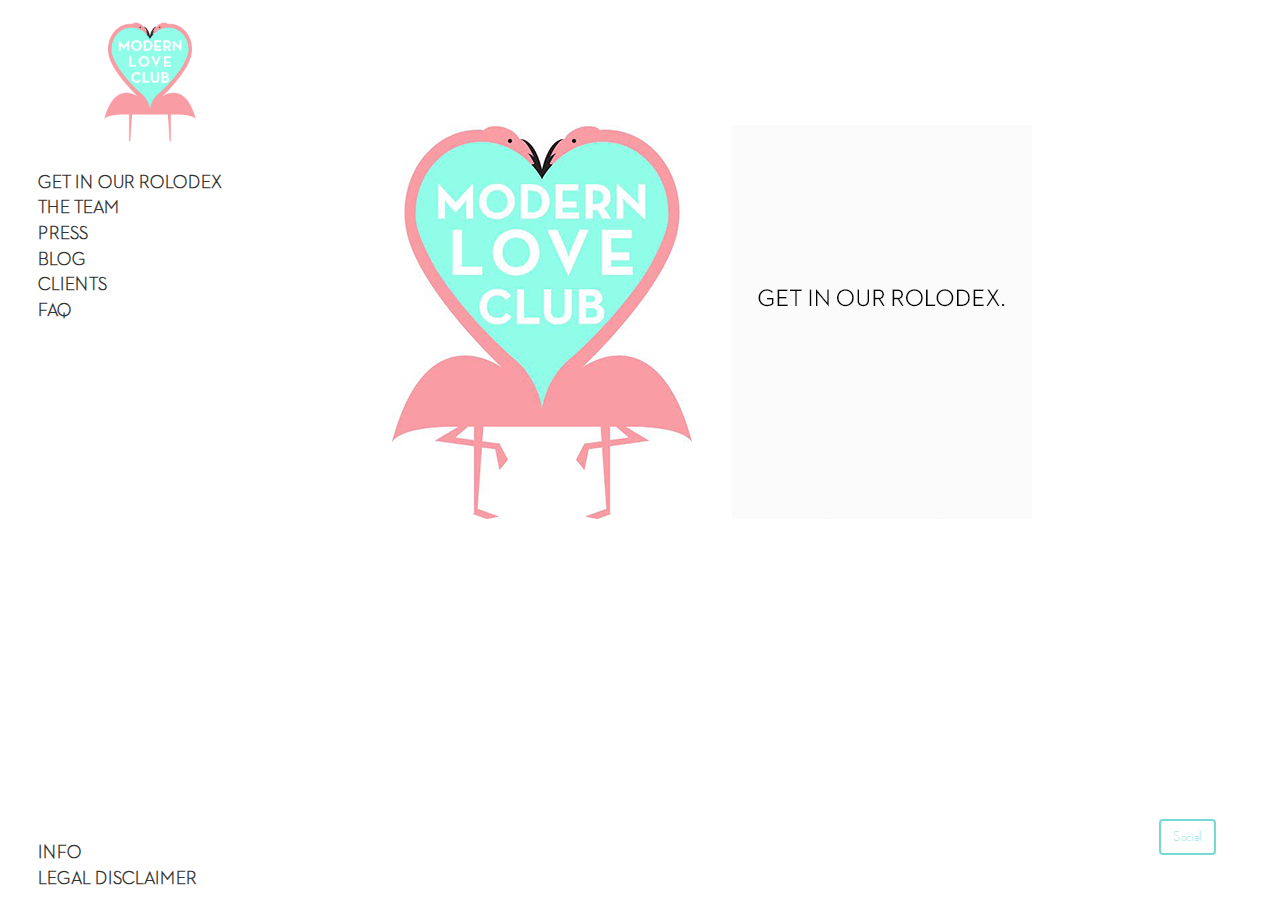
<file: index.html>
<!DOCTYPE html>
<html>
  <head>
    <html lang="en">
    <meta charset="utf-8">
    <meta http-equiv="X-UA-Compatible" content="IE=edge">
    <meta name="viewport" content="width=device-width, initial-scale=1">
    <meta name="keywords" content="Modern Love Club, MLC, Amy Van Doran, Matchmaking">
    <meta name="description" content="We put the curating in dating.">
    <link rel="shortcut icon" href="favicon.ico" />
    <title>Modern Love Club</title>
    <link rel="stylesheet" type="text/css" href="css/bootstrap.min.css">
    <link rel="stylesheet" href="http://maxcdn.bootstrapcdn.com/font-awesome/4.3.0/css/font-awesome.min.css">
    <link rel="stylesheet" type="text/css" href="css/styles.css">
  </head>
  <body>
    <div class="container-fluid">
      <div class="row">
        <div class="col-md-3">
          <div class="sidebar-menu">
            <div class="row">
              <a class="img-home" href="rolodex.html"><img class="menu-img" src="images/mlc.png"></a>
            </div>

            <ul class="menu-list">
              <li class="menu-item rolodex" ><a class="sidebar-link" href="rolodex.html">Get in our rolodex</a></li>
              <li class="menu-item team"><a class="sidebar-link" href="team.html">The Team</a></li>
              <li class="menu-item press"><a class="sidebar-link" href="press.html">Press</a></li>
              <li class="menu-item"><a class="sidebar-link" href="https://modernloveclub.wordpress.com/" target="_blank">Blog</a></li>
              <li class="menu-item clients"><a class="sidebar-link" href="clients.html">Clients</a></li>
              <li class="menu-item faq"><a class="sidebar-link" href="faq.html">FAQ</a></li>
            </ul>

            <div class="bottom-info">
              <ul class="menu-list">
                <li class="menu-item bottom"><a class="sidebar-link" href="mailto:info@modernloveclub.com?subject=Hello">Info</a></li>
                <li class="menu-item bottom"><a class="sidebar-link" href="">Legal Disclaimer</a></li>
              </ul>
            </div>

          </div>

        </div>

        <div class="col-md-9">
          <div class="main-box">
            <div class="row">

              <div class="col-md-5 col-md-offset-1">
                <div id="cf">
                  <img class="bottom" src="images/rolodex300.png" />
                  <img class="top" src="images/mlc300.png" />
                </div>

              </div>

              <div class="col-md-5 col-md-offset-1">
                <div id="cf2">
                  <img class="bottom" src="images/mlc300.png" />
                  <img class="top" src="images/rolodex300.png" />
                </div>
              </div>

          </div>
        </div>
      </div>
    </div>

    <div class="container">
      <div class="social-media-box">
        <ul class="social-media">
          <li class="sm-link"><a class="s-link" href="https://www.facebook.com/modernloveclub" target="_blank">Facebook</a></li>
          <li class="sm-link"><a class="s-link" href="https://twitter.com/modernloveclub" target="_blank">Twitter</a></li>
          <li class="sm-link"><a class="s-link" href="https://instagram.com/amyvandoran/" target="_blank">Instagram</a></li>
          <li class="sm-link"><a class="s-link" href="https://www.linkedin.com/company/modern-love-club" target="_blank">LinkedIn</a></li>
          <li class="sm-link"><a class="s-link" href="mailto:info@modernloveclub.com?subject=Hello">Contact</a></li>
        </ul>
        <div class="btn social-media-button">Social</div>
      </div>
    </div>

  <script src="js/jquery-2.1.1.min.js" type="text/javascript"></script>
  <script src="js/bootstrap.js" type="text/javascript"></script>
  <script src="js/basics.js" type="text/javascript"></script>
  </body>
</html>
</file>
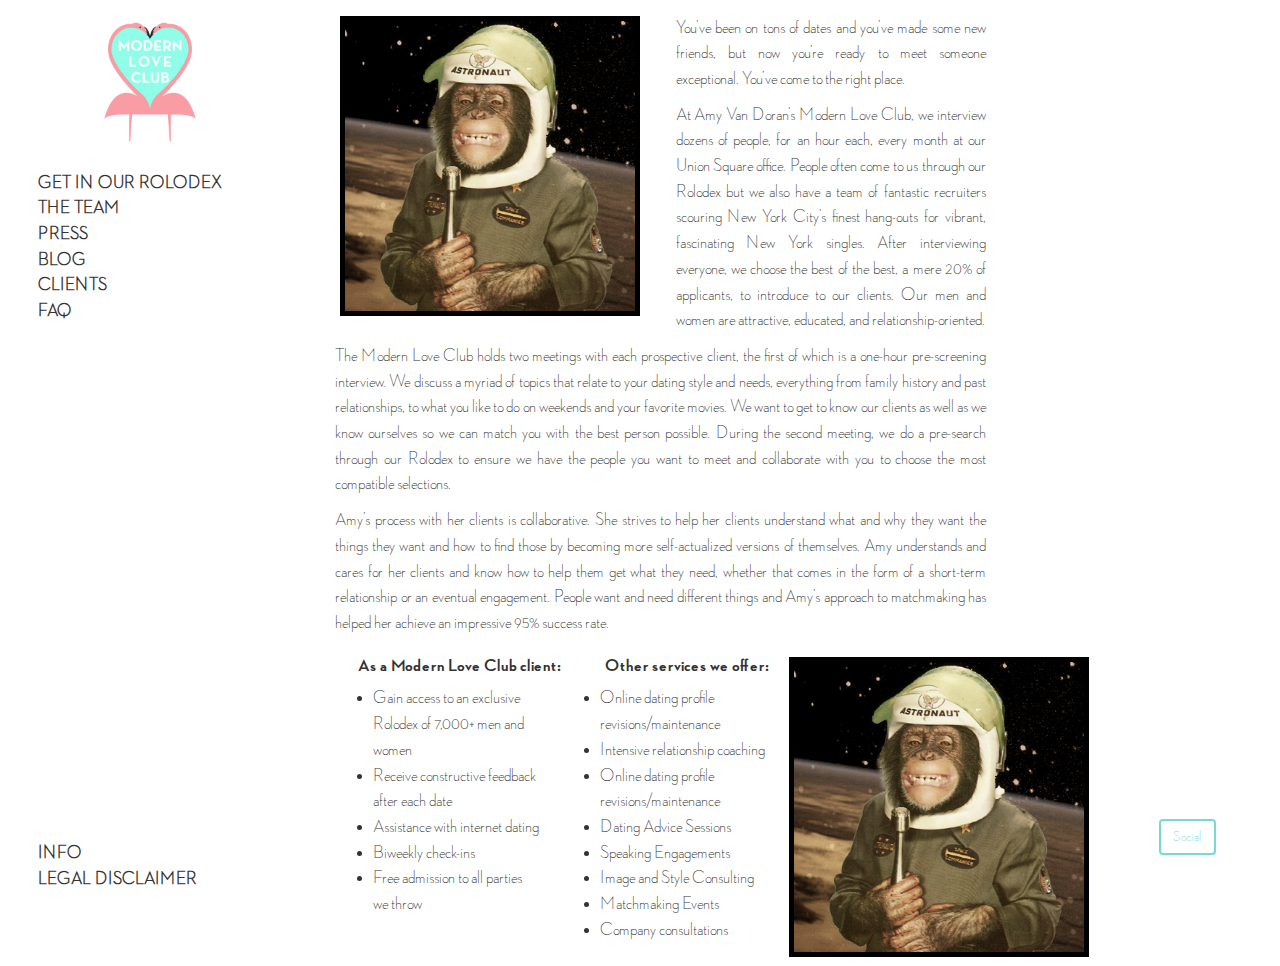
<file: clients.html>
<!DOCTYPE html>
<html>
  <head>
    <html lang="en">
    <meta charset="utf-8">
    <meta http-equiv="X-UA-Compatible" content="IE=edge">
    <meta name="viewport" content="width=device-width, initial-scale=1">
    <meta name="keywords" content="Modern Love Club, MLC, Amy Van Doran, Matchmaking">
    <meta name="description" content="We put the curating in dating.">
    <link rel="shortcut icon" href="favicon.ico" />
    <title>Modern Love Club</title>
    <link rel="stylesheet" type="text/css" href="css/bootstrap.min.css">
    <link rel="stylesheet" href="http://maxcdn.bootstrapcdn.com/font-awesome/4.3.0/css/font-awesome.min.css">
    <link rel="stylesheet" type="text/css" href="css/styles.css">
  </head>
  <body>
  <div class="container-fluid">
    <div class="row">
      <div class="col-md-3">
        <div class="sidebar-menu">
          <div class="row">
            <a class="img-home" href="rolodex.html"><img class="menu-img" src="images/mlc.png"></a>
          </div>

          <ul class="menu-list">
            <li class="menu-item rolodex" ><a class="sidebar-link" href="rolodex.html">Get in our rolodex</a></li>
            <li class="menu-item team"><a class="sidebar-link" href="team.html">The Team</a></li>
            <li class="menu-item press"><a class="sidebar-link" href="press.html">Press</a></li>
            <li class="menu-item"><a class="sidebar-link" href="https://modernloveclub.wordpress.com/" target="_blank">Blog</a></li>
            <li class="menu-item clients"><a class="sidebar-link" href="clients.html">Clients</a></li>
            <li class="menu-item faq"><a class="sidebar-link" href="faq.html">FAQ</a></li>
          </ul>

          <div class="bottom-info">
            <ul class="menu-list">
              <li class="menu-item bottom"><a class="sidebar-link" href="mailto:info@modernloveclub.com?subject=Hello">Info</a></li>
              <li class="menu-item bottom"><a class="sidebar-link" href="">Legal Disclaimer</a></li>
            </ul>
          </div>

        </div>

      </div>

      <div class="col-md-9">
        <div class="main-box">

          <div class="row">
            <div class="col-md-6">
              <img class="placeholder wide" src="images/monkeynaut.jpg">
            </div>
            <div class="col-md-6">
              <p class="top-p">You’ve been on tons of dates and you’ve made some new friends, but now you’re ready to meet someone exceptional. You’ve come to the right place.</p>

              <p>At Amy Van Doran’s Modern Love Club, we interview dozens of people, for an hour each, every month at our Union Square office. People often come to us through our Rolodex but we also have a team of fantastic recruiters scouring New York City’s finest hang-outs for vibrant, fascinating New York singles. After interviewing everyone, we choose the best of the best, a mere 20% of applicants, to introduce to our clients. Our men and women are attractive, educated, and relationship-oriented. </p>
            </div>
          </div>

          <div class="row">
            <div class="col-md-12">
              <p>The Modern Love Club holds two meetings with each prospective client, the first of which is a one-hour pre-screening interview. We discuss a myriad of topics that relate to your dating style and needs, everything from family history and past relationships, to what you like to do on weekends and your favorite movies. We want to get to know our clients as well as we know ourselves so we can match you with the best person possible. During the second meeting, we do a pre-search through our Rolodex to ensure we have the people you want to meet and collaborate with you to choose the most compatible selections.</p>

              <p>Amy’s process with her clients is collaborative. She strives to help her clients understand what and why they want the things they want and how to find those by becoming more self-actualized versions of themselves. Amy understands and cares for her clients and know how to help them get what they need, whether that comes in the form of a short-term relationship or an eventual engagement. People want and need different things and Amy’s approach to matchmaking has helped her achieve an impressive 95% success rate.</p>
            </div>
          </div>

          <div class="row">
            <div class="col-md-4">
              <div class="client-box">
                <h4 class="client">As a Modern Love Club client:</h4>
                <ul class="client-list">
                  <li class="client-item">Gain access to an exclusive Rolodex of 7,000+ men and women</li>
                  <li class="client-item">Receive constructive feedback after each date</li>
                  <li class="client-item">Assistance with internet dating</li>
                  <li class="client-item">Biweekly check-ins</li>
                  <li class="client-item">Free admission to all parties<br> we throw</li>
                </ul>
              </div>

            </div>
            <div class="col-md-4">
              <div class="client-box">
                <h4 class="client">Other services we offer:</h4>
                <ul class="client-list">
                  <li class="client-item">Online dating profile revisions/maintenance</li>
                  <li class="client-item">Intensive relationship coaching</li>
                  <li class="client-item">Online dating profile revisions/maintenance</li>
                  <li class="client-item">Dating Advice Sessions</li>
                  <li class="client-item">Speaking Engagements</li>
                  <li class="client-item">Image and Style Consulting</li>
                  <li class="client-item">Matchmaking Events</li>
                  <li class="client-item">Company consultations</li>
                </ul>
              </div>

            </div>
            <div class="col-md-4">
              <img class="placeholder tall" src="images/monkeynaut.jpg">
            </div>

          </div>

        </div>
      </div>
    </div>
  </div>

  <div class="container">
    <div class="social-media-box">
      <ul class="social-media">
        <li class="sm-link"><a class="s-link" href="https://www.facebook.com/modernloveclub" target="_blank">Facebook</a></li>
        <li class="sm-link"><a class="s-link" href="https://twitter.com/modernloveclub" target="_blank">Twitter</a></li>
        <li class="sm-link"><a class="s-link" href="https://instagram.com/amyvandoran/" target="_blank">Instagram</a></li>
        <li class="sm-link"><a class="s-link" href="https://www.linkedin.com/company/modern-love-club" target="_blank">LinkedIn</a></li>
        <li class="sm-link"><a class="s-link" href="mailto:info@modernloveclub.com?subject=Hello">Contact</a></li>
      </ul>
      <div class="btn social-media-button">Social</div>
    </div>
  </div>


  <script src="js/jquery-2.1.1.min.js" type="text/javascript"></script>
  <script src="js/bootstrap.js" type="text/javascript"></script>
  <script src="js/basics.js" type="text/javascript"></script>
  </body>
</html>
</file>
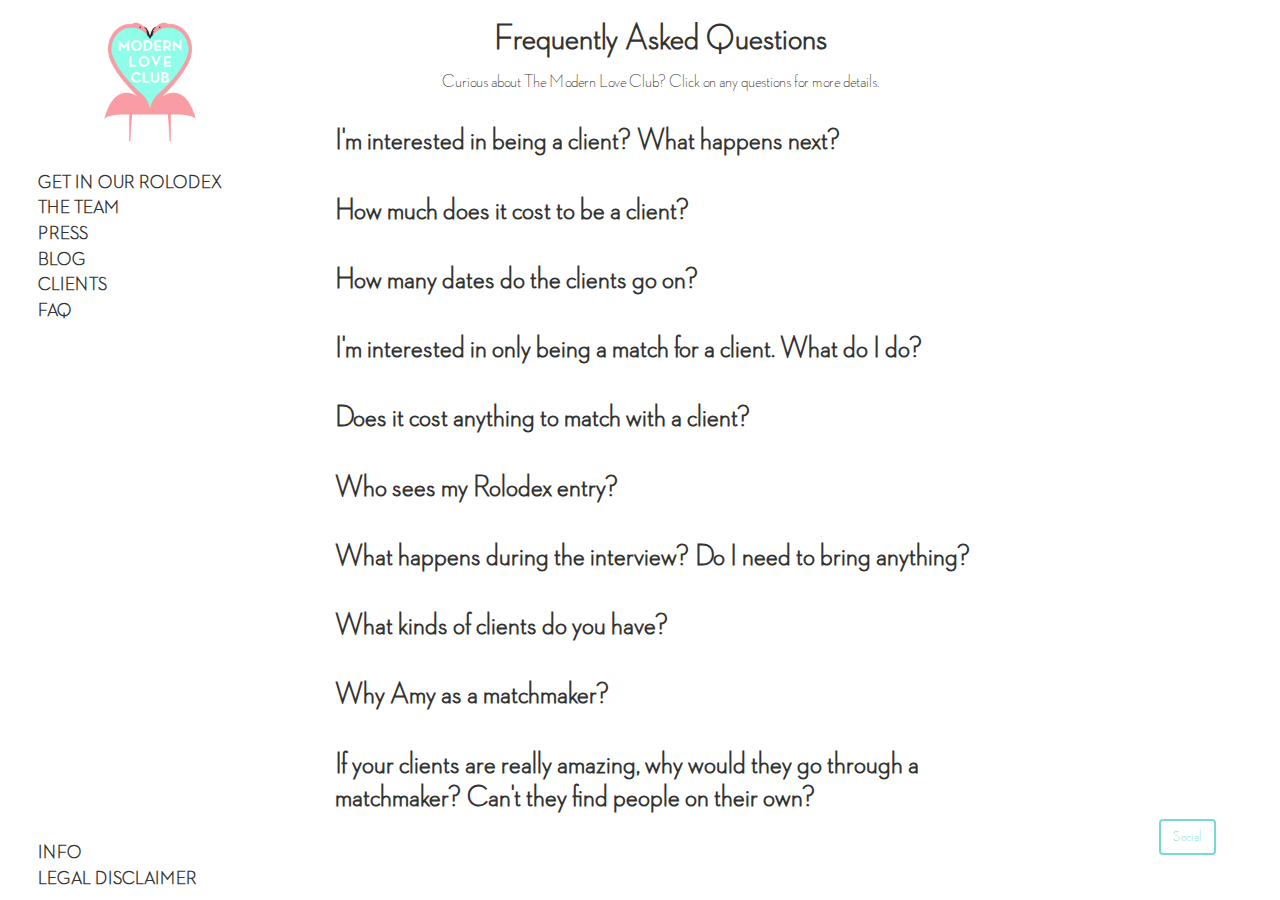
<file: faq.html>
<!DOCTYPE html>
<html>
  <head>
    <html lang="en">
    <meta charset="utf-8">
    <meta http-equiv="X-UA-Compatible" content="IE=edge">
    <meta name="viewport" content="width=device-width, initial-scale=1">
    <meta name="keywords" content="Modern Love Club, MLC, Amy Van Doran, Matchmaking">
    <meta name="description" content="We put the curating in dating.">
    <link rel="shortcut icon" href="favicon.ico" />
    <title>Modern Love Club</title>
    <link rel="stylesheet" type="text/css" href="css/bootstrap.min.css">
    <link rel="stylesheet" href="http://maxcdn.bootstrapcdn.com/font-awesome/4.3.0/css/font-awesome.min.css">
    <link rel="stylesheet" type="text/css" href="css/styles.css">
  </head>
  <body>

  <div class="container-fluid">
    <div class="row">
      <div class="col-md-3">
        <div class="sidebar-menu">
          <div class="row">
            <a class="img-home" href="rolodex.html"><img class="menu-img" src="images/mlc.png"></a>
          </div>

          <ul class="menu-list">
            <li class="menu-item rolodex" ><a class="sidebar-link" href="rolodex.html">Get in our rolodex</a></li>
            <li class="menu-item team"><a class="sidebar-link" href="team.html">The Team</a></li>
            <li class="menu-item press"><a class="sidebar-link" href="press.html">Press</a></li>
            <li class="menu-item"><a class="sidebar-link" href="https://modernloveclub.wordpress.com/" target="_blank">Blog</a></li>
            <li class="menu-item clients"><a class="sidebar-link" href="clients.html">Clients</a></li>
            <li class="menu-item faq"><a class="sidebar-link" href="faq.html">FAQ</a></li>
          </ul>

          <div class="bottom-info">
            <ul class="menu-list">
              <li class="menu-item bottom"><a class="sidebar-link" href="mailto:info@modernloveclub.com?subject=Hello">Info</a></li>
              <li class="menu-item bottom"><a class="sidebar-link" href="">Legal Disclaimer</a></li>
            </ul>
          </div>

        </div>

      </div>

      <div class="col-md-9">
        <div class="main-box">
          <div classs="row">

            <div class="row">
              <div class="col-md-12">
                <h1 class="centered">Frequently Asked Questions</h1>

                <p class="centered">Curious about The Modern Love Club?  Click on any questions for more details.</p>
              </div>
            </div>

              <div class="row">
                <div class="col-md-12">
                  <div class="questionBox" id="one">
                    <!-- <div class="question-arrow"><i class="fa icon fa-question fa-lg question-icon"></i></div> -->
                    <h2 class="question">I'm interested in being a client? What happens next?</h2>
                    <p class="answer">Fabulous! First step, fill out our <a href="rolodex.html"> online rolodex</a> and include what type of service you're interested in! Alternatively, if you'd like faster assistance or have specific inquiries, reach out to<a href="mailto:info@modernloveclub.com?subject=hello" target="_blank">us</a> directly.
                    <br/>
                    <button class ="btn button-slide-up" href="#">Close</button>
                    </p>


                  </div>
                </div>
              </div>



              <div class="row">
                <div class="col-md-12">
                  <div class="questionBox">
                   <!--  <div class="question-arrow"><i class="fa icon fa-question fa-lg question-icon"></i></div> -->
                    <h2 class="question">How much does it cost to be a client?</h2>
                    <p class="answer">We offer a variety of packages—including matchmaking, romance coaching, image consulting,  and online profile maintenance—for different contractual lengths, and therefore evaluate clients on a case-by-case basis. The cost of working with us varies depending on your personal needs and the type of package selected. We are happy to give you a more detailed quote in person.
                    <br/>
                    <button class ="btn button-slide-up" href="#">Close</button>
                    </p>
                  </div>
                </div>
              </div>


              <div class="row">
                <div class="col-md-12">
                  <div class="questionBox">
                    <!-- <div class="question-arrow"><i class="fa icon fa-question fa-lg question-icon"></i></div> -->
                    <h2 class="question">How many dates do the clients go on?</h2>
                    <p class="answer">Our clients can go on as many dates as they please! Some clients enjoy going on one date per month, while others prefer two every week. It is entirely up to the client to decide what they can handle and find most productive for themselves. Dating is fun but it’s also an investment, so we keep pace with them and not the other way around!
                    <br/>
                    <button class ="btn button-slide-up" href="#">Close</button>
                    </p>
                  </div>
                </div>
              </div>

              <div class="row">
                <div class="col-md-12">
                  <div class="questionBox">
                    <!-- <div class="question-arrow"><i class="fa icon fa-question fa-lg question-icon"></i></div> -->
                    <h2 class="question">I'm interested in only being a match for a client. What do I do?</h2>
                    <p class="answer"><a href="rolodex.html">Fill out our online rolodex!</a> Please be honest, detailed and specific about your interests and desires so we can get an idea of who you are and the type of person you want. If we think you match with any of our cool clients, you'll be hearing from us!
                    <br/>
                    <button class ="btn button-slide-up" href="#">Close</button>
                    </p>
                  </div>
                </div>
              </div>


              <div class="row">
                <div class="col-md-12">
                  <div class="questionBox">
                   <!--  <div class="question-arrow"><i class="fa icon fa-question fa-lg question-icon"></i></div> -->
                    <h2 class="question">Does it cost anything to match with a client?</h2>
                    <p class="answer">We charge a one-time fee during the interview consultation for processing and maintenance purposes, but once you’re in the rolodex, it is completely free to match with as many of our awesome paying clients as we think you’d like.
                    <br/>
                    <button class ="btn button-slide-up" href="#">Close</button>
                    </p>
                  </div>
                </div>
              </div>


              <div class="row">
                <div class="col-md-12">
                  <div class="questionBox">
                    <!-- <div class="question-arrow"><i class="fa icon fa-question fa-lg question-icon"></i></div> -->
                    <h2 class="question">Who sees my Rolodex entry?</h2>
                    <p class="answer">Your information is absolutely confidential and restricted to in-office use only.
                    <br/>
                    <button class ="btn button-slide-up" href="#">Close</button>
                    </p>
                  </div>
                </div>
              </div>


              <div class="row">
                <div class="col-md-12">
                  <div class="questionBox">
                    <!-- <div class="question-arrow"><i class="fa icon fa-question fa-lg question-icon"></i></div> -->
                    <h2 class="question">What happens during the interview? Do I need to bring anything?</h2>
                    <p class="answer">The pre-screen confidential interviews runs 45 minutes to an hour. During that time, we learn more about you, your dating history, likes and dislikes, etc. It is super fun, informal and casual! You certainly don't have to bring anything to the interview but yourself and an open mind, but we do recommend you email us a wider selection of photos before the meeting. This ensures that you get a chance to show your best. A good rule of thumb is 3-5 photos, with a mix of full-body and close-up shots.
                    <br/>
                    <button class ="btn button-slide-up" href="#">Close</button>
                    </p>
                  </div>
                </div>
              </div>

              <div class="row">
                <div class="col-md-12">
                  <div class="questionBox">
                    <!-- <div class="question-arrow"><i class="fa icon fa-question fa-lg question-icon"></i></div> -->
                    <h2 class="question">What kinds of clients do you have?</h2>
                    <p class="answer">We are extremely selective regarding clientele. We only work with people whom we adore, people that inspire us. We have males and females ranging from their late 20s to 50s—amazing, attractive, relationship-oriented and successful individuals. We love being around them and think you will too!
                    <br/>
                    <button class ="btn button-slide-up" href="#">Close</button>
                    </p>
                  </div>
                </div>
              </div>

              <div class="row">
                <div class="col-md-12">
                  <div class="questionBox">
                    <!-- <div class="question-arrow"><i class="fa icon fa-question fa-lg question-icon"></i></div> -->
                    <h2 class="question">Why Amy as a matchmaker?</h2>
                    <p class="answer">Amy genuinely cares about you and your love life. She values the importance of mutual connection, and because she was the first matchmaker in NYC to work with both male and female clients, she has a better understanding of people in general. Amy wants both people in the relationship to feel connected and dedicated to fostering a thriving, communicative relationship and that can only happen when both parties are considered in the way that Amy considers them. She is exceptionally skilled at the art of discerning compatibility and is therefore able to successfully curate the love lives of her clients. In addition to her intrinsic talents, she also attended the Matchmaking Institute and has consulted for dozens of innovation and love companies, apps, and entrepreneurs. She has interviewed more singles than all the matchmakers in NYC combined and is often asked by her fellow matchmakers to set them up! If all that wasn’t enough, she has an extensive image consulting resume, so you can feel confident that every aspect of your dating preparation will be expertly reviewed.
                    <br/>
                    <button class ="btn button-slide-up" href="#">Close</button>
                    </p>
                  </div>
                </div>
              </div>

              <div class="row">
                <div class="col-md-12">
                  <div class="questionBox">
                   <!--  <div class="question-arrow"><i class="fa icon fa-question fa-lg question-icon"></i></div> -->
                    <h2 class="question">If your clients are really amazing, why would they go through a matchmaker? Can't they find people on their own?</h2>
                    <p class="answer">We like to say that our job is to go on the bad dates for our clients so they can dedicate their time and energy to only the best. Our clients are too high-profile to utilize online dating services and apps and too busy to spend time on countless average-bad dates in the hope that one will lead to something more. We curate the dating lives of our clients so they can put their energy into connecting with someone worthwhile and compatible.
                    <br/>
                    <button class ="btn button-slide-up" href="#">Close</button>
                    </p>
                  </div>
                </div>
              </div>


            </div>
          </div>

        </div>
      </div>
    </div>
  </div>

  <div class="container">
    <div class="social-media-box">
      <ul class="social-media">
        <li class="sm-link"><a class="s-link" href="https://www.facebook.com/modernloveclub" target="_blank">Facebook</a></li>
        <li class="sm-link"><a class="s-link" href="https://twitter.com/modernloveclub" target="_blank">Twitter</a></li>
        <li class="sm-link"><a class="s-link" href="https://instagram.com/amyvandoran/" target="_blank">Instagram</a></li>
        <li class="sm-link"><a class="s-link" href="https://www.linkedin.com/company/modern-love-club" target="_blank">LinkedIn</a></li>
        <li class="sm-link"><a class="s-link" href="mailto:info@modernloveclub.com?subject=Hello">Contact</a></li>
      </ul>
      <div class="btn social-media-button">Social</div>
    </div>
  </div>


  <script src="js/jquery-2.1.1.min.js" type="text/javascript"></script>
  <script src="js/bootstrap.js" type="text/javascript"></script>
  <script src="js/basics.js" type="text/javascript"></script>
  </body>
</html>
</file>
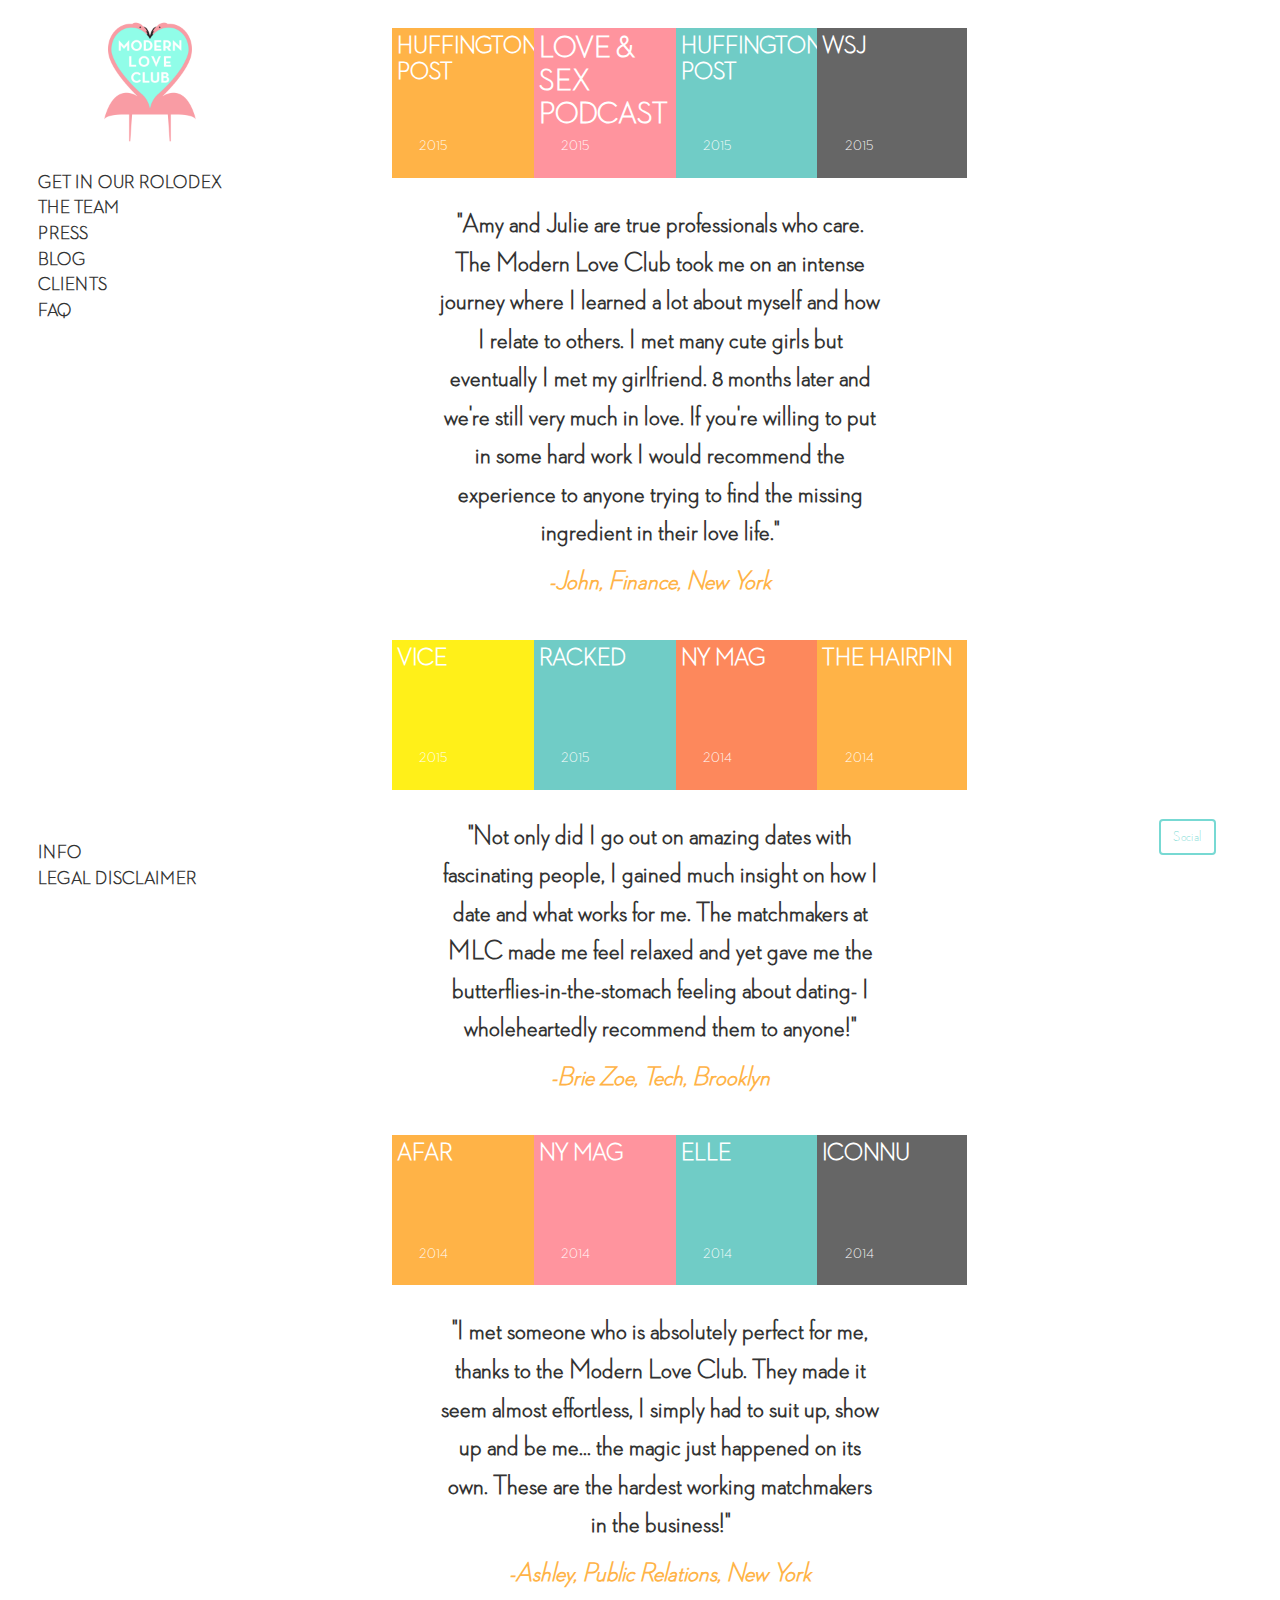
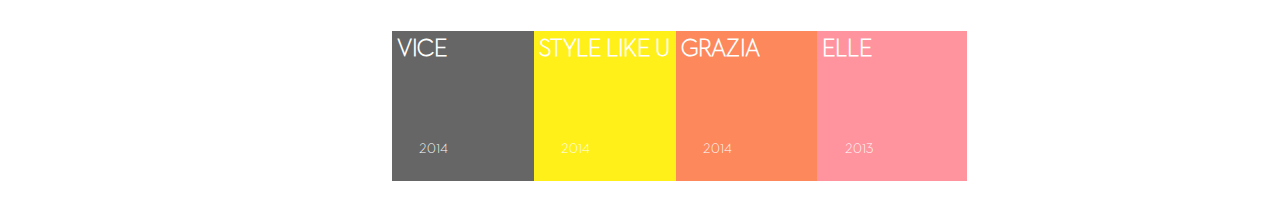
<file: press.html>
<!DOCTYPE html>
<html>
  <!DOCTYPE html>
  <html>
    <head>
      <html lang="en">
      <meta charset="utf-8">
      <meta http-equiv="X-UA-Compatible" content="IE=edge">
      <meta name="viewport" content="width=device-width, initial-scale=1">
      <meta name="keywords" content="Modern Love Club, MLC, Amy Van Doran, Matchmaking">
      <meta name="description" content="We put the curating in dating.">
      <link rel="shortcut icon" href="favicon.ico" />
      <title>Modern Love Club</title>
      <link rel="stylesheet" type="text/css" href="css/bootstrap.min.css">
      <link rel="stylesheet" href="http://maxcdn.bootstrapcdn.com/font-awesome/4.3.0/css/font-awesome.min.css">
      <link rel="stylesheet" type="text/css" href="css/styles.css">
    </head>
    <body>

    <div class="container-fluid">
      <div class="row">
        <div class="col-md-3">
          <div class="sidebar-menu">
            <div class="row">
              <a class="img-home" href="rolodex.html"><img class="menu-img" src="images/mlc.png"></a>
            </div>

            <ul class="menu-list">
              <li class="menu-item rolodex" ><a class="sidebar-link" href="rolodex.html">Get in our rolodex</a></li>
              <li class="menu-item team"><a class="sidebar-link" href="team.html">The Team</a></li>
              <li class="menu-item press"><a class="sidebar-link" href="press.html">Press</a></li>
              <li class="menu-item"><a class="sidebar-link" href="https://modernloveclub.wordpress.com/" target="_blank">Blog</a></li>
              <li class="menu-item clients"><a class="sidebar-link" href="clients.html">Clients</a></li>
              <li class="menu-item faq"><a class="sidebar-link" href="faq.html">FAQ</a></li>
            </ul>

            <div class="bottom-info">
              <ul class="menu-list">
                <li class="menu-item bottom"><a class="sidebar-link" href="mailto:info@modernloveclub.com?subject=Hello">Info</a></li>
                <li class="menu-item bottom"><a class="sidebar-link" href="">Legal Disclaimer</a></li>
              </ul>
            </div>

          </div>

        </div>

        <div class="col-md-9">
          <div class="main-box">

            <div class="row">
              <div class="col-md-10 col-md-offset-1">

                <div class="row">

                  <div class="col-md-3 col-xs-6">
                    <a class="pb" href="http://www.huffingtonpost.com/2015/04/14/do-not-marry-these-people-just-dont-do-it_n_7037332.html " target="_blank">
                      <div class="press-box bellini">
                        <h3 class="press-title">Huffington Post</h3>
                        <p class="centered white">2015</p>
                      </div>
                    </a>
                  </div>

                  <div class="col-md-3 col-xs-6">
                    <a class="pb" href="http://www.huffingtonpost.com/2015/03/26/love-and-sex-dating-podcast_n_6946298.html " target="_blank">
                      <div class="press-box pink">
                        <h2 class="press-title">Love & Sex Podcast</h3>
                        <p class="centered white">2015</p>
                      </div>
                    </a>
                  </div>

                 <div class="col-md-3 col-xs-6">
                    <a class="pb" href="http://www.huffingtonpost.com/2015/04/01/amy-van-doran-love-tips_n_6984856.html " target="_blank">
                      <div class="press-box blue">
                        <h3 class="press-title">Huffington Post</h3>
                        <p class="centered white">2015</p>
                      </div>
                    </a>
                  </div>

                  <div class="col-md-3 col-xs-6">
                    <a class="pb" href="http://www.wsj.com/articles/l-a-reid-danny-meyer-and-more-on-strategy-1432837964 " target="_blank">
                      <div class="press-box gray">
                        <h3 class="press-title">WSJ</h3>
                        <p class="centered white">2015</p>
                      </div>
                    </a>
                  </div>

                </div>

                <div class="row">
                  <div class="col-md-10 col-md-offset-1">
                    <p class="testimonial">"Amy and Julie are true professionals who care. The Modern Love Club took me on an intense journey where I learned a lot about myself and how I relate to others. I met many cute girls but eventually I met my girlfriend. 8 months later and we're still very much in love. If you're willing to put in some hard work I would recommend the experience to anyone trying to find the missing ingredient in their love life."</p>
                    <p class="testimonial-title">-John, Finance, New York</p>

                  </div>
                </div>

                <div class="row">

                  <div class="col-md-3 col-xs-6">
                    <a class="pb" href="http://www.vice.com/read/sexed-out-dudes-are-turning-to-matchmakers-for-the-real-expensive-deal-532?fb_action_ids=10152780110046160&fb_action_types=og.comments " target="_blank">
                      <div class="press-box yellow">
                        <h3 class="press-title">Vice</h3>
                        <p class="centered white">2015</p>
                      </div>
                    </a>
                  </div>

                  <div class="col-md-3 col-xs-6">
                    <a class="pb" href="http://ny.racked.com/2015/7/7/8871905/modern-love-club-amy-van-doran " target="blank">
                      <div class="press-box blue">
                        <h3 class="press-title">Racked</h3>
                        <p class="centered white">2015</p>
                      </div>
                    </a>
                  </div>

                 <div class="col-md-3 col-xs-6">
                    <a class="pb" href="http://nymag.com/news/articles/reasonstoloveny/2014/matchmaker-amy-van-doran/ " target="_blank">
                      <div class="press-box salmon">
                        <h3 class="press-title">NY Mag</h3>
                        <p class="centered white">2014</p>
                      </div>
                    </a>
                  </div>

                  <div class="col-md-3 col-xs-6">
                    <a class="pb" href="http://thehairpin.com/2014/11/in-praise-of-love-an-interview-with-amy-van-doran" target="_blank">
                      <div class="press-box bellini">
                        <h3 class="press-title">The Hairpin</h3>
                        <p class="centered white">2014</p>
                      </div>
                    </a>
                  </div>


                </div>

                <div class="row">
                  <div class="col-md-10 col-md-offset-1">
                    <p class="testimonial">"Not only did I go out on amazing dates with fascinating people, I gained much insight on how I date and what works for me.  The matchmakers at MLC made me feel relaxed and yet gave me the butterflies-in-the-stomach feeling about dating- I wholeheartedly recommend them to anyone!"</p>
                    <p class="testimonial-title">-Brie Zoe, Tech, Brooklyn </p>

                  </div>
                </div>

                <div class="row">

                  <div class="col-md-3 col-xs-6">
                    <a class="pb" href="http://www.afar.com/magazine/how-to-find-your-travel-soulmate-according-to-a-matchmaker" target="_blank">
                      <div class="press-box bellini">
                        <h3 class="press-title">Afar</h3>
                        <p class="centered white">2014</p>
                      </div>
                    </a>
                  </div>

                  <div class="col-md-3 col-xs-6">
                    <a class="pb" href="http://nymag.com/thecut/2014/12/how-to-find-love-the-matchmaker-way.html" target="_blank">
                      <div class="press-box pink">
                        <h3 class="press-title">NY Mag</h3>
                        <p class="centered white">2014</p>
                      </div>
                    </a>
                  </div>

                  <div class="col-md-3 col-xs-6">
                    <a class="pb" href="http://www.elle.com/life-love/sex-relationships/how-matchmakers-use-tinder" target="_blank">
                      <div class="press-box blue">
                        <h3 class="press-title">ELLE</h3>
                        <p class="centered white">2014</p>
                      </div>
                    </a>
                  </div>

                  <div class="col-md-3 col-xs-6">
                    <a class="pb" href="http://inconnumag.com/amy-van-doran/" target="_blank">
                      <div class="press-box gray">
                        <h3 class="press-title">Iconnu</h3>
                        <p class="centered white">2014</p>
                      </div>
                    </a>
                  </div>

                </div>

                <div class="row">
                  <div class="col-md-10 col-md-offset-1">
                    <p class="testimonial">"I met someone who is absolutely perfect for me, thanks to the Modern Love Club.  They made it seem almost effortless, I simply had to suit up, show up and be me... the magic just happened on its own.  These are the hardest working matchmakers in the business!"</p>
                    <p class="testimonial-title">-Ashley, Public Relations, New York</p>

                  </div>
                </div>

                <div class="row">

                  <div class="col-md-3 col-xs-6">
                    <a class="pb" href="http://www.vice.com/video/episode-1-the-chase" target="_blank">
                      <div class="press-box gray">
                        <h3 class="press-title">Vice</h3>
                        <p class="centered white">2014</p>
                      </div>
                    </a>
                  </div>

                  <div class="col-md-3 col-xs-6">
                    <a class="pb" href="http://stylelikeu.com/profiles-2/closets/amy-van-doran-video/" target="_blank">
                      <div class="press-box yellow">
                        <h3 class="press-title">Style Like U</h3>
                        <p class="centered white">2014</p>
                      </div>
                    </a>
                  </div>

                 <div class="col-md-3 col-xs-6">
                  <a class="pb" href="http://www.grazia.fr/au-quotidien/couple/articles/amy-van-doran-la-new-yorkaise-marieuse-de-hipsters-630500" target="_blank">
                    <div class="press-box salmon">
                      <h3 class="press-title">Grazia</h3>
                      <p class="centered white">2014</p>
                    </div>
                  </a>
                 </div>

                <div class="col-md-3 col-xs-6">
                  <a class="pb" href="http://www.elle.com/news/lifestyle/tips-from-female-pickup-artist?src=spr_TWITTER&spr_id=1448_45213222&7520848=1" target="_blank">
                    <div class="press-box pink">
                      <h3 class="press-title">ELLE</h3>
                      <p class="centered white">2013</p>
                    </div>
                  </a>
                </div>

              </div>

            </div>

          </div>
        </div>
      </div>
    </div>

    <div class="container">
      <div class="social-media-box">
        <ul class="social-media">
          <li class="sm-link"><a class="s-link" href="https://www.facebook.com/modernloveclub" target="_blank">Facebook</a></li>
          <li class="sm-link"><a class="s-link" href="https://twitter.com/modernloveclub" target="_blank">Twitter</a></li>
          <li class="sm-link"><a class="s-link" href="https://instagram.com/amyvandoran/" target="_blank">Instagram</a></li>
          <li class="sm-link"><a class="s-link" href="https://www.linkedin.com/company/modern-love-club" target="_blank">LinkedIn</a></li>
          <li class="sm-link"><a class="s-link" href="mailto:info@modernloveclub.com?subject=Hello">Contact</a></li>
        </ul>
        <div class="btn social-media-button">Social</div>
      </div>
    </div>

  <script src="js/jquery-2.1.1.min.js" type="text/javascript"></script>
  <script src="js/bootstrap.js" type="text/javascript"></script>
  <script src="js/basics.js" type="text/javascript"></script>
  </body>
</html>
</file>
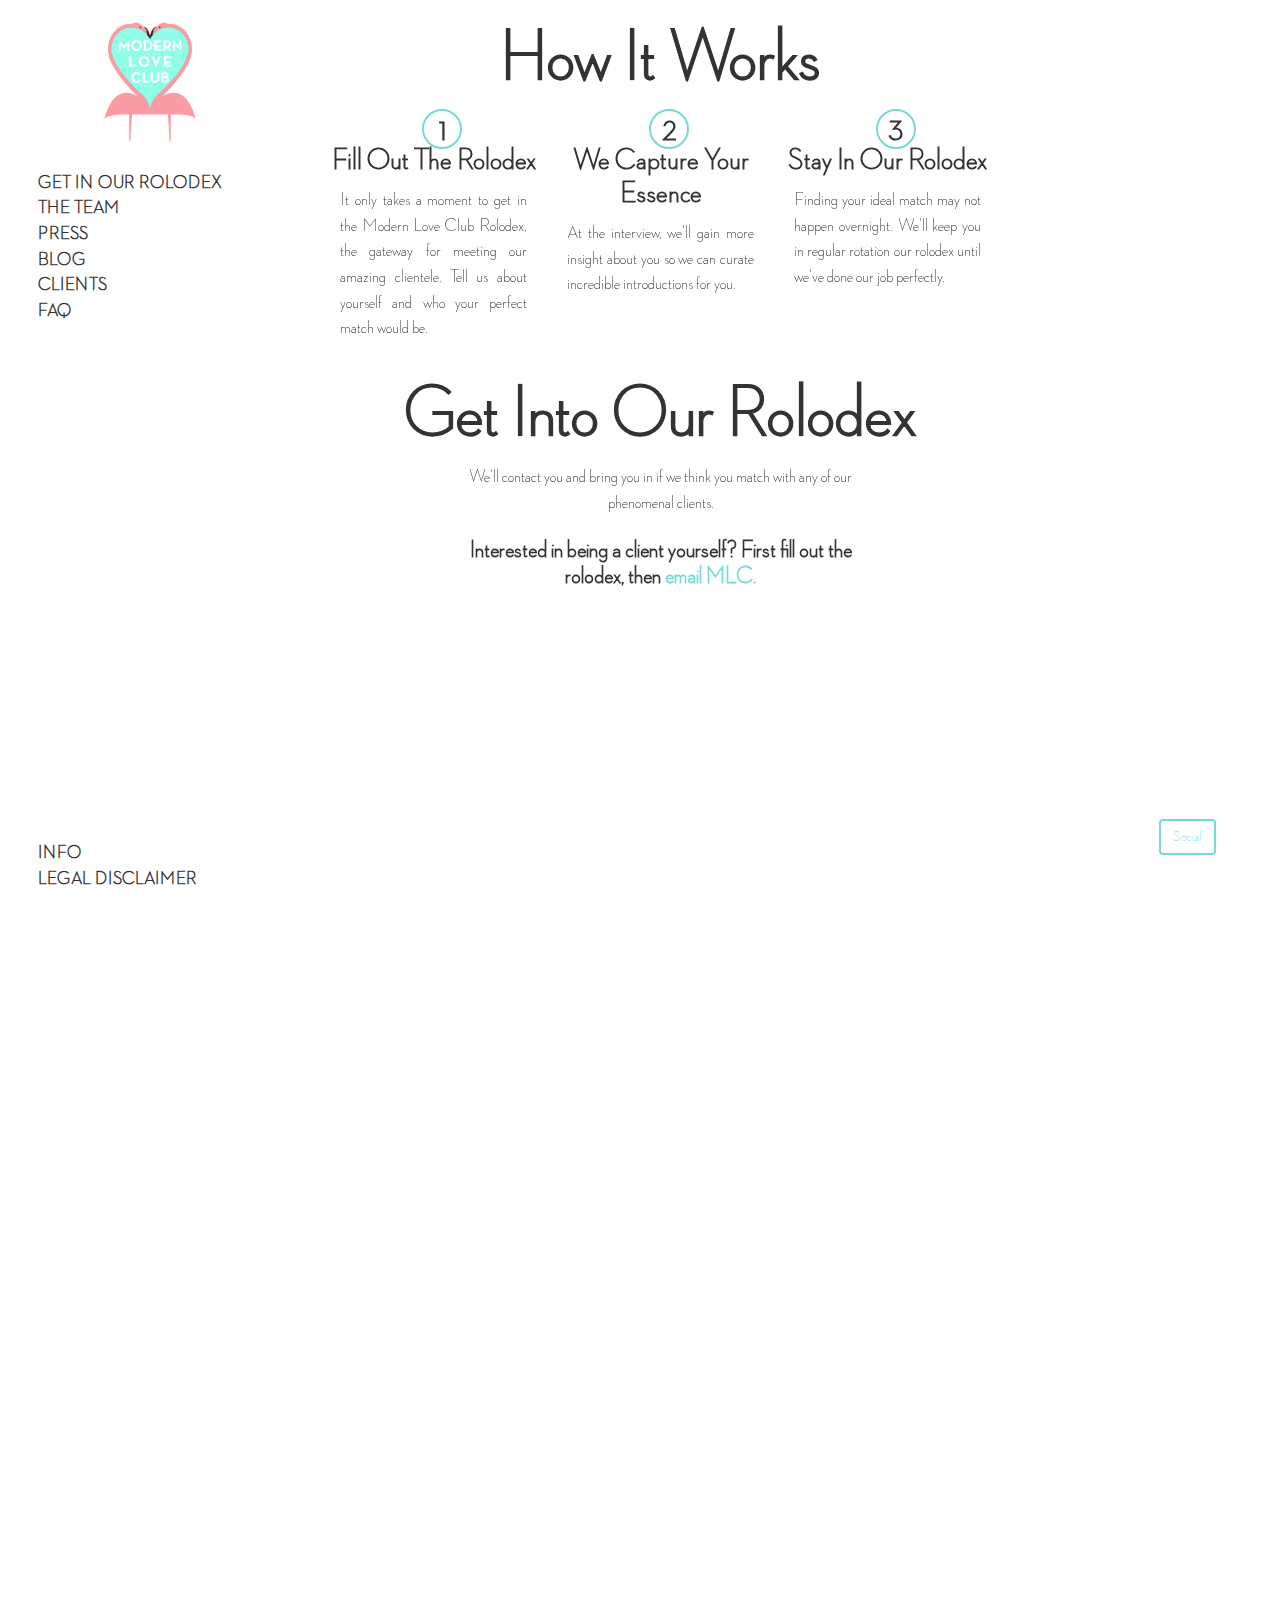
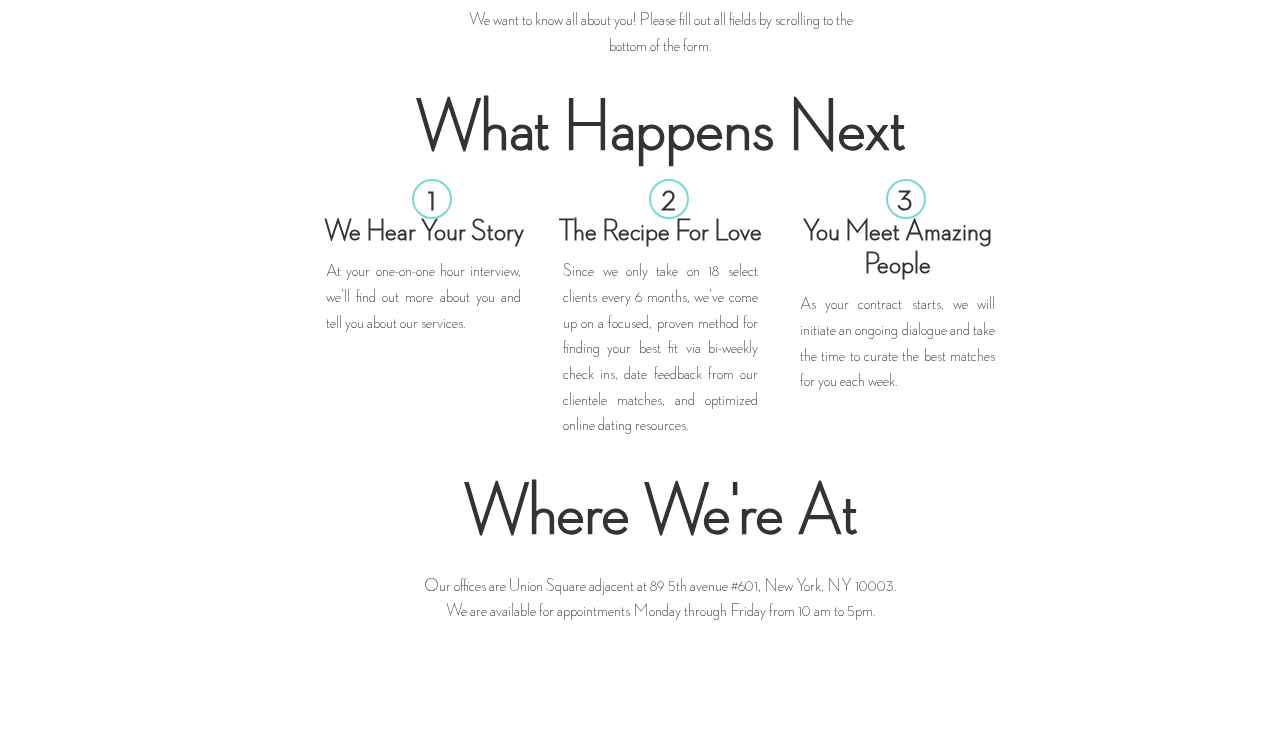
<file: rolodex.html>
<!DOCTYPE html>
<html>
  <head>
    <html lang="en">
    <meta charset="utf-8">
    <meta http-equiv="X-UA-Compatible" content="IE=edge">
    <meta name="viewport" content="width=device-width, initial-scale=1">
    <meta name="keywords" content="Modern Love Club, MLC, Amy Van Doran, Matchmaking">
    <meta name="description" content="We put the curating in dating.">
    <link rel="shortcut icon" href="favicon.ico" />
    <title>Modern Love Club</title>
    <link rel="stylesheet" type="text/css" href="css/bootstrap.min.css">
    <link rel="stylesheet" href="http://maxcdn.bootstrapcdn.com/font-awesome/4.3.0/css/font-awesome.min.css">
    <link rel="stylesheet" type="text/css" href="css/styles.css">
  </head>
  <body>

  <div class="container-fluid">
    <div class="row">
      <div class="col-md-3">
        <div class="sidebar-menu">
          <div class="row">
            <a class="img-home" href="rolodex.html"><img class="menu-img" src="images/mlc.png"></a>
          </div>

          <ul class="menu-list">
            <li class="menu-item rolodex" ><a class="sidebar-link" href="rolodex.html">Get in our rolodex</a></li>
            <li class="menu-item team"><a class="sidebar-link" href="team.html">The Team</a></li>
            <li class="menu-item press"><a class="sidebar-link" href="press.html">Press</a></li>
            <li class="menu-item"><a class="sidebar-link" href="https://modernloveclub.wordpress.com/" target="_blank">Blog</a></li>
            <li class="menu-item clients"><a class="sidebar-link" href="clients.html">Clients</a></li>
            <li class="menu-item faq"><a class="sidebar-link" href="faq.html">FAQ</a></li>
          </ul>

          <div class="bottom-info">
            <ul class="menu-list">
              <li class="menu-item bottom"><a class="sidebar-link" href="mailto:info@modernloveclub.com?subject=Hello">Info</a></li>
              <li class="menu-item bottom"><a class="sidebar-link" href="">Legal Disclaimer</a></li>
            </ul>
          </div>

        </div>

      </div>

      <div class="col-md-9">

        <div class="main-box">

          <div class="row">
            <div class="col-md-12">
              <h1 class="centered section-headline">How It Works</h1>
              <div class="row">

                <div class="col-md-4">
                  <div class="work-box">
                    <div class="row">
                      <div class="circle">
                        <h1 class="circle-text">1</h1>
                      </div>
                    </div>
                    <div class="row">
                      <h2 class="centered work-descriptor">Fill out the rolodex</h2>
                      <p class="work-text">It only takes a moment to get in the Modern Love Club Rolodex, the gateway for meeting our amazing clientele.  Tell us about yourself and who your perfect match would be.</p>
                    </div>
                  </div>
                </div>

                <div class="col-md-4">
                  <div class="work-box">
                    <div class="row">
                      <div class="circle">
                        <h1 class="circle-text">2</h1>
                      </div>
                    </div>
                    <div class="row">
                      <h2 class="centered work-descriptor">We Capture Your Essence</h2>
                      <p class="work-text">At the interview, we'll gain more insight about you so we can curate incredible introductions for you.</p>
                    </div>
                  </div>
                </div>

                <div class="col-md-4">
                  <div class="work-box">
                    <div class="row">
                      <div class="circle">
                        <h1 class="circle-text">3</h1>
                      </div>
                    </div>
                    <div class="row">
                      <h2 class="centered work-descriptor">Stay In Our Rolodex</h2>
                      <p class="work-text">Finding your ideal match may not happen overnight.  We'll keep you in regular rotation our rolodex until we've done our job perfectly.</p>
                    </div>
                  </div>
                </div>

              </div>
            </div>
          </div>



          <div class="row">

            <h1 class="centered section-headline">Get Into Our Rolodex</h1>

            <div class="col-md-8 col-md-offset-2 hidden-xs">
              <p class="centered">We'll contact you and bring you in if we think you match with any of our phenomenal clients.</p>
              <h1 class="centered visible-xs">Well this is awkward.</h1>
              <p class="visible-xs">We're so excited to meet you, but our rolodex works best on a laptop, desktop or tablet.  Please visit us from your favorite device and fill out the form there.  In the meantime, you may book an appointment with Amy or email Julie now.  Thanks, look forward to seeing you!</p>
              <h3 class="centered">Interested in being a client yourself? First fill out the rolodex, then <a href="mailto:info@modernloveclub.com?subject=hello">email MLC.</a></h3>

              <center>
              <div class="hidden-xs" id="mmproRegistrationFormBox">
                <iframe style="height: 1000px; width: 600px; border: none;" marginheight="0" marginwidth="0" frameborder="0" name="mmproRegistrationForm" src="https://matchmakercrm.com/memberArea/mmpro/mk/552/key/91e6d3534036326f37246410842c2a5507429c68"></iframe>
              </div>
              </center>
              <p class="centered hidden-xs">We want to know all about you!  Please fill out all fields by scrolling to the bottom of the form.</p>

              <div class="visible-xs">
                <div class="row">
                  <div class="col-md-10 col-md-offset-1">
                    <h1 class="centered">Well this is awkward.</h1>
                    <p>We're so excited to meet you, but our rolodex works best on a laptop, desktop or tablet.  Please visit us from your favorite device and fill out the form there.</p>
                  </div>
                </div>
              </div>
            </div>

          </div>

        <div class="row">

          <h1 class="centered section-headline">What Happens Next</h1>

          <div class="row">

            <div class="col-md-4">
              <div class="work-box">
                <div class="row">
                  <div class="circle">
                    <h1 class="circle-text">1</h1>
                  </div>
                </div>
                <div class="row">
                  <h2 class="centered work-descriptor">We Hear Your Story</h2>
                  <p class="work-text">At your one-on-one hour interview, we'll find out more about you and tell you about our services.</p>
                </div>
              </div>
            </div>

            <div class="col-md-4">
              <div class="work-box">
                <div class="row">
                  <div class="circle">
                    <h1 class="circle-text">2</h1>
                  </div>
                </div>
                <div class="row">
                  <h2 class="centered work-descriptor">The Recipe For Love</h2>
                  <p class="work-text">Since we only take on 18 select clients every 6 months, we've come up on a focused, proven method for finding your best fit via bi-weekly check ins, date feedback from our clientele matches, and optimized online dating resources.</p>
                </div>
              </div>
            </div>

            <div class="col-md-4">
              <div class="work-box">
                <div class="row">
                  <div class="circle">
                    <h1 class="circle-text">3</h1>
                  </div>
                </div>
                <div class="row">
                  <h2 class="centered work-descriptor">You Meet Amazing People</h2>
                  <p class="work-text">As your contract starts, we will initiate an ongoing dialogue and take the time to curate the best matches for you each week.</p>
                </div>
              </div>
            </div>

          </div>

        </div>

        <div class="row">
          <h1 class="centered section-headline">Where We're At</h1>
          <div class="col-md-10 col-md-offset-1">
            <p class="work-text centered bottom-text">Our offices are Union Square adjacent at 89 5th avenue #601, New York, NY 10003. We are available for appointments Monday through Friday from 10 am to 5pm. </p>
          </div>
        </div>

      </div><!-- this closes the column9 -->
    </div><!-- this closes the row -->
  </div>

 <div class="container">
   <div class="social-media-box">
     <ul class="social-media">
       <li class="sm-link"><a class="s-link" href="https://www.facebook.com/modernloveclub" target="_blank">Facebook</a></li>
       <li class="sm-link"><a class="s-link" href="https://twitter.com/modernloveclub" target="_blank">Twitter</a></li>
       <li class="sm-link"><a class="s-link" href="https://instagram.com/amyvandoran/" target="_blank">Instagram</a></li>
       <li class="sm-link"><a class="s-link" href="https://www.linkedin.com/company/modern-love-club" target="_blank">LinkedIn</a></li>
       <li class="sm-link"><a class="s-link" href="mailto:info@modernloveclub.com?subject=Hello">Contact</a></li>
     </ul>
     <div class="btn social-media-button">Social</div>
   </div>
 </div>


  <script src="js/jquery-2.1.1.min.js" type="text/javascript"></script>
  <script src="js/bootstrap.js" type="text/javascript"></script>
  <script src="js/basics.js" type="text/javascript"></script>
  </body>
</html>
</file>
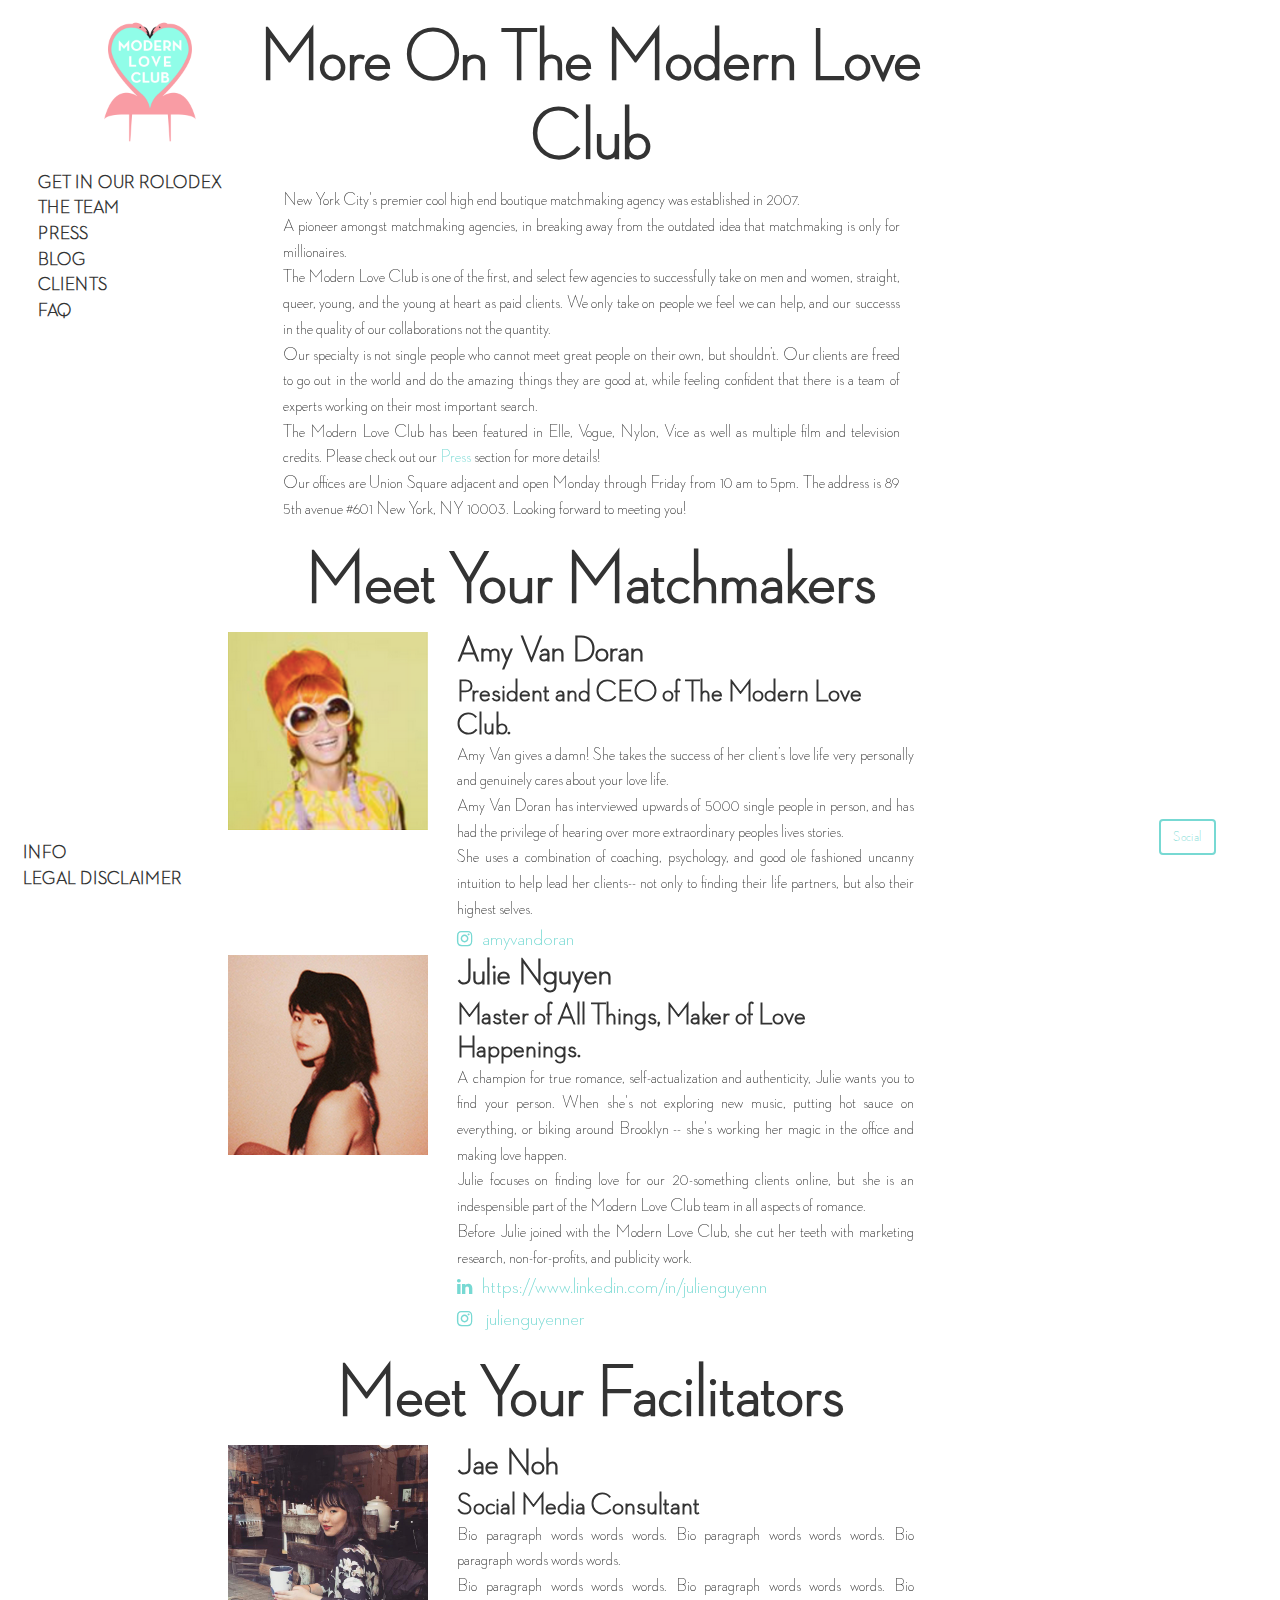
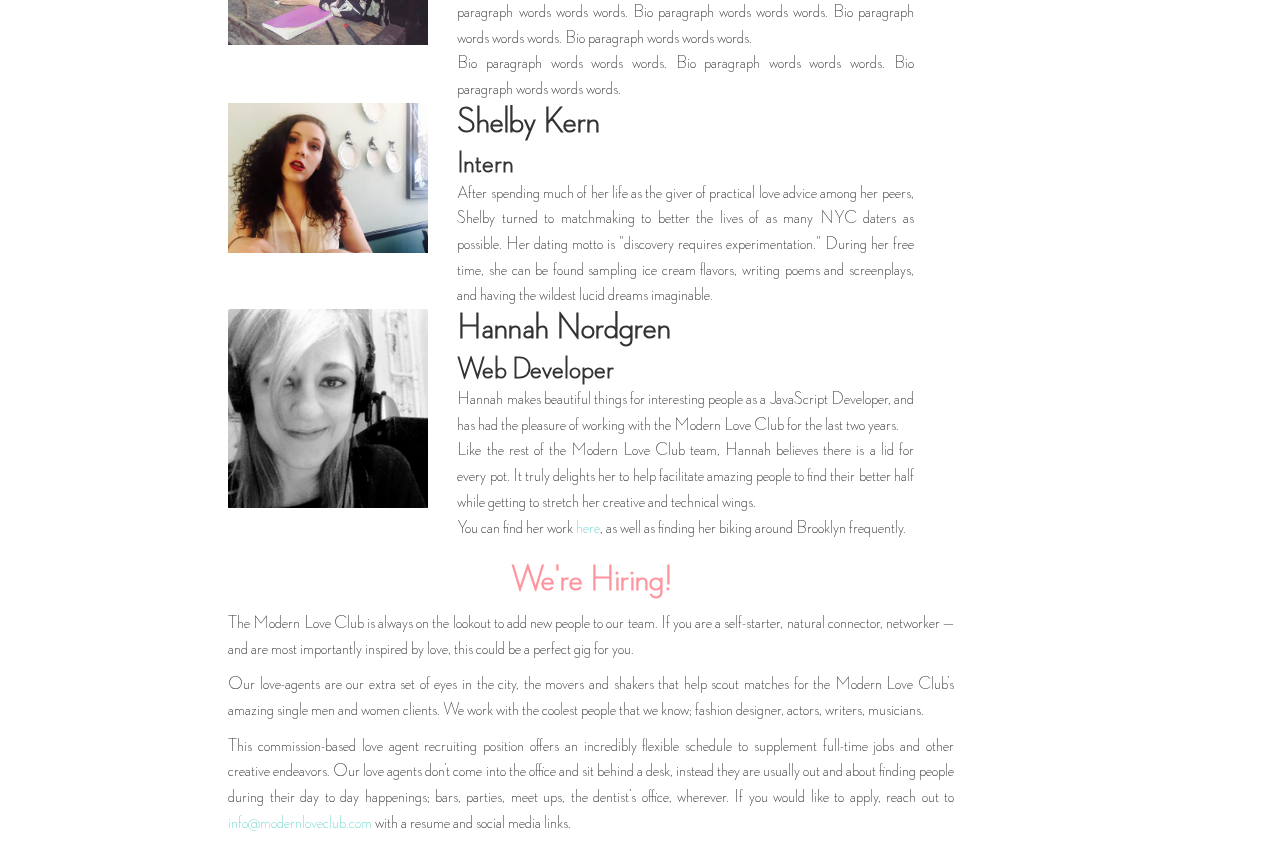
<file: team.html>
<!DOCTYPE html>
<html>
  <head>
    <html lang="en">
    <meta charset="utf-8">
    <meta http-equiv="X-UA-Compatible" content="IE=edge">
    <meta name="viewport" content="width=device-width, initial-scale=1">
    <meta name="keywords" content="Modern Love Club, MLC, Amy Van Doran, Matchmaking">
    <meta name="description" content="We put the curating in dating.">
    <link rel="shortcut icon" href="favicon.ico" />
    <title>Modern Love Club</title>
    <link rel="stylesheet" type="text/css" href="css/bootstrap.min.css">
    <link rel="stylesheet" href="http://maxcdn.bootstrapcdn.com/font-awesome/4.3.0/css/font-awesome.min.css">
    <link rel="stylesheet" type="text/css" href="css/styles.css">
  </head>
  <body>
  <div class="container-fluid">
    <div class="row">
      <div class="col-md-2">
        <div class="sidebar-menu">
          <div class="row">
            <a class="img-home" href="rolodex.html"><img class="menu-img" src="images/mlc.png"></a>
          </div>

          <ul class="menu-list">
            <li class="menu-item rolodex" ><a class="sidebar-link" href="rolodex.html">Get in our rolodex</a></li>
            <li class="menu-item team"><a class="sidebar-link" href="team.html">The Team</a></li>
            <li class="menu-item press"><a class="sidebar-link" href="press.html">Press</a></li>
            <li class="menu-item"><a class="sidebar-link" href="https://modernloveclub.wordpress.com/" target="_blank">Blog</a></li>
            <li class="menu-item clients"><a class="sidebar-link" href="clients.html">Clients</a></li>
            <li class="menu-item faq"><a class="sidebar-link" href="faq.html">FAQ</a></li>
          </ul>

          <div class="row">
              <div class="bottom-info">
                <ul class="menu-list">
                  <li class="menu-item bottom"><a class="sidebar-link" href="mailto:info@modernloveclub.com?subject=Hello">Info</a></li>
                  <li class="menu-item bottom"><a class="sidebar-link" href="">Legal Disclaimer</a></li>
                </ul>
              </div>
          </div>

        </div>

      </div>

      <div class="col-md-10">
        <div class="main-box">
          <div class="row">
            <div class="col-md-12">
              <h1 class="centered section-headline">More On The Modern Love Club</h1>
            </div>
          </div>

          <div class="row">

            <div class="col-md-12">

              <p class="bio-paragraph">New York City's premier cool high end boutique matchmaking agency was established in 2007.</p>

              <p class="bio-paragraph">A pioneer amongst matchmaking agencies, in breaking away from the outdated idea that matchmaking is only for millionaires. </p>

              <p class="bio-paragraph">The Modern Love Club is one of the first, and select few agencies to successfully take on men and women, straight, queer, young, and the young at heart as paid clients. We only take on people we feel we can help, and our successs in the quality of our collaborations not the quantity. </p>

              <p class="bio-paragraph">Our specialty is not single people who cannot meet great people on their own, but shouldn’t. Our clients are freed to go out in the world and do the amazing things they are good at, while feeling confident that there is a team of experts working on their most important search. </p>

              <p class="bio-paragraph">The Modern Love Club has been featured in Elle, Vogue, Nylon, Vice as well as multiple film and television credits.  Please check out our <a href="press.html">Press</a> section for more details!</p>

              <p class="bio-paragraph">Our offices are Union Square adjacent and open Monday through Friday from 10 am to 5pm.  The address is 89 5th avenue #601 New York, NY 10003.  Looking forward to meeting you!</p>
            </div>
          </div>

           <div class="row">

             <div class="col-md-12">
               <h1 class="centered section-headline">Meet Your Matchmakers</h1>
             </div>

           </div>

           <div class="row">
             <div class="col-md-3">
               <img src="images/amy.png" class="bio-photo">
             </div>
             <div class="col-md-9">
               <h1 class="bio-title">Amy Van Doran</h1>
               <h2 class="bio-subtitle">President and CEO of The Modern Love Club.</h2>
               <p class="bio-paragraph">Amy Van gives a damn! She takes the success of her client’s love life very personally and genuinely cares about your love life. </p>
               <p class="bio-paragraph">Amy Van Doran has interviewed upwards of 5000 single people in person, and has had the privilege of hearing over more extraordinary peoples lives stories.</p>
               <p class="bio-paragraph">She uses a combination of coaching, psychology, and good ole fashioned uncanny intuition to help lead her clients-- not only to finding their life partners, but also their highest selves.</p>
               <p class="bio-paragraph"><i class="fa fa-instagram bluelink instagram"></i><a href="https://instagram.com/amyvandoran/"target="_blank"><span class="social-media">amyvandoran</span></a></p>

             </div>
           </div>

          <div class="row">
            <div class="col-md-3">
              <img src="images/julie.png" class="bio-photo">
            </div>
            <div class="col-md-9">
              <h1 class="bio-title">Julie Nguyen</h1>
              <h2 class="bio-subtitle">Master of All Things, Maker of Love Happenings.</h2>
              <p class="bio-paragraph">A champion for true romance, self-actualization and authenticity, Julie wants you to find your person. When she's not exploring new music, putting hot sauce on everything, or biking around Brooklyn -- she's working her magic in the office and making love happen.</p>
              <p class="bio-paragraph">Julie focuses on finding love for our 20-something clients online, but she is an indespensible part of the Modern Love Club team in all aspects of romance.</p>
              <p class="bio-paragraph">Before Julie joined with the Modern Love Club, she cut her teeth with marketing research, non-for-profits, and publicity work.</p>
              <p class="bio-paragraph"><i class="fa fa-linkedin bluelink"></i><a href="https://www.linkedin.com/in/julienguyenn" target="_blank"><span class="social-media">https://www.linkedin.com/in/julienguyenn</span></a></p>
              <p class="bio-paragraph"><i class="fa fa-instagram bluelink instagram"></i><a href="https://instagram.com/ julienguyenner/"target="_blank"><span class="social-media"> julienguyenner</span></a></p>
            </div>

          </div>



          <div class="row">

            <div class="col-md-12">
              <h1 class="centered section-headline">Meet Your Facilitators</h1>
            </div>

          </div>

          <div class="row">
            <div class="col-md-3">
              <img src="images/jae.jpg" class="bio-photo">
            </div>
            <div class="col-md-9">
              <h1 class="bio-title">Jae Noh</h1>
              <h2 class="bio-subtitle">Social Media Consultant</h2>
              <p class="bio-paragraph">Bio paragraph words words words. Bio paragraph words words words. Bio paragraph words words words.</p>
              <p class="bio-paragraph">Bio paragraph words words words. Bio paragraph words words words. Bio paragraph words words words. Bio paragraph words words words. Bio paragraph words words words. Bio paragraph words words words.</p>
              <p class="bio-paragraph">Bio paragraph words words words. Bio paragraph words words words. Bio paragraph words words words.</p>
            </div>
          </div>

          <div class="row">
            <div class="col-md-3">
              <img src="images/shelby.jpg" class="bio-photo">
            </div>
            <div class="col-md-9">
              <h1 class="bio-title">Shelby Kern</h1>
              <h2 class="bio-subtitle">Intern</h2>
              <p class="bio-paragraph">After spending much of her life as the giver of practical love advice among her peers, Shelby turned to matchmaking to better the lives of as many NYC daters as possible. Her dating motto is "discovery requires experimentation." During her free time, she can be found sampling ice cream flavors, writing poems and screenplays, and having the wildest lucid dreams imaginable. </p>
            </div>
          </div>

          <div class="row">
            <div class="col-md-3">
              <img src="images/hannah.png" class="bio-photo">
            </div>
            <div class="col-md-9">
              <h1 class="bio-title">Hannah Nordgren</h1>
              <h2 class="bio-subtitle">Web Developer</h2>
              <p class="bio-paragraph">Hannah makes beautiful things for interesting people as a JavaScript Developer, and has had the pleasure of working with the Modern Love Club for the last two years.</p>
              <p class="bio-paragraph">Like the rest of the Modern Love Club team, Hannah believes there is a lid for every pot.  It truly delights her to help facilitate amazing people to find their better half while getting to stretch her creative and technical wings.</p>
              <p class="bio-paragraph">You can find her work <a href="www.hereshannahs.info" target="_blank"> here</a>, as well as finding her biking around Brooklyn frequently.</p>
            </div>
          </div>

          <div class="row">
            <div class="col-md-12">
              <h1 class="hiring">We're Hiring!</h1>

              <p>The Modern Love Club is always on the lookout to add new people to our team. If you are a self-starter, natural connector, networker — and are most importantly inspired by love, this could be a perfect gig for you.</p>

              <p>Our love-agents are our extra set of eyes in the city, the movers and shakers that help scout matches for the Modern Love Club’s amazing single men and women clients. We work with the coolest people that we know; fashion designer, actors, writers, musicians.</p>

              <p>This commission-based love agent recruiting position offers an incredibly flexible schedule to supplement full-time jobs and other creative endeavors. Our love agents don’t come into the office and sit behind a desk, instead they are usually out and about finding people during their day to day happenings; bars, parties, meet ups, the dentist’s office, wherever. If you would like to apply, reach out to <a href="mailto:info@modernloveclub.com?subject=Hiring">info@modernloveclub.com</a> with a resume and social media links.</p>

            </div>

          </div>

        </div>
      </div>
    </div>
  </div>

  <div class="container">
    <div class="social-media-box">
      <ul class="social-media">
        <li class="sm-link"><a class="s-link" href="https://www.facebook.com/modernloveclub" target="_blank">Facebook</a></li>
        <li class="sm-link"><a class="s-link" href="https://twitter.com/modernloveclub" target="_blank">Twitter</a></li>
        <li class="sm-link"><a class="s-link" href="https://instagram.com/amyvandoran/" target="_blank">Instagram</a></li>
        <li class="sm-link"><a class="s-link" href="https://www.linkedin.com/company/modern-love-club" target="_blank">LinkedIn</a></li>
        <li class="sm-link"><a class="s-link" href="mailto:info@modernloveclub.com?subject=Hello">Contact</a></li>
      </ul>
      <div class="btn social-media-button">Social</div>
    </div>
  </div>


  <script src="js/jquery-2.1.1.min.js" type="text/javascript"></script>
  <script src="js/bootstrap.js" type="text/javascript"></script>
  <script src="js/basics.js" type="text/javascript"></script>
  </body>
</html>
</file>
<file: css/styles.css>
@font-face {
  font-family: 'neutraface titling';
  src: url("../fonts/neutraface/neutra2displaybold.ttf") format("truetype"); }
@font-face {
  font-family: 'neutraface';
  src: url("../fonts/neutraface/neutra2displaylight.ttf") format("truetype"); }
.sidebar-link {
  -webkit-transition: all 500ms ease-out;
  -moz-transition: all 500ms ease-out;
  -o-transition: all 500ms ease-out;
  transition: all 500ms ease-out;
  color: black; }
  .sidebar-link:hover, .sidebar-link:active, .sidebar-link:focus {
    color: #70ccc6;
    text-decoration: none; }
  .sidebar-link:visited {
    color: black; }

@font-face {
  font-family: 'neutraface titling';
  src: url("../fonts/neutraface/neutra2displaybold.ttf") format("truetype"); }
@font-face {
  font-family: 'neutraface';
  src: url("../fonts/neutraface/neutra2displaylight.ttf") format("truetype"); }
body {
  font-family: "neutraface", Futura, "Trebuchet MS", Arial, sans-serif;
  font-weight: 400;
  font-size: 18px;
  color: #333333; }

h1,
h2,
h3,
h4,
h5,
h6 {
  font-weight: 700; }

p {
  text-align: justify; }

a {
  -webkit-transition: all 700ms ease-out;
  -moz-transition: all 700ms ease-out;
  -o-transition: all 700ms ease-out;
  transition: all 700ms ease-out;
  color: #77d9d3;
  text-decoration: none; }
  a:hover, a:active, a:focus {
    color: #77d9d3;
    text-decoration: none; }
  a:visited {
    color: #77d9d3; }

.white {
  -webkit-transition: all 700ms ease-out;
  -moz-transition: all 700ms ease-out;
  -o-transition: all 700ms ease-out;
  transition: all 700ms ease-out;
  color: white;
  text-decoration: none;
  position: absolute;
  bottom: 18%;
  left: 30%; }
  .white:hover, .white:active, .white:focus {
    color: white;
    text-decoration: none; }
  .white:visited {
    color: white; }
  @media all and (min-width: 768px) and (max-width: 991px) {
    .white {
      bottom: 25%; } }
  @media all and (min-width: 480px) and (max-width: 767px) {
    .white {
      bottom: 25%; } }

.centered {
  text-align: center; }

.bold {
  font-weight: 900; }

.section-headline {
  font-size: 4em; }

.fa-link,
.brand-link,
.foot-link,
.sidebar-link {
  -webkit-transition: all 700ms ease-out;
  -moz-transition: all 700ms ease-out;
  -o-transition: all 700ms ease-out;
  transition: all 700ms ease-out;
  text-decoration: none;
  color: #333333; }
  .fa-link:hover, .fa-link:active, .fa-link:focus,
  .brand-link:hover,
  .brand-link:active,
  .brand-link:focus,
  .foot-link:hover,
  .foot-link:active,
  .foot-link:focus,
  .sidebar-link:hover,
  .sidebar-link:active,
  .sidebar-link:focus {
    color: #666666; }
  .fa-link:visited,
  .brand-link:visited,
  .foot-link:visited,
  .sidebar-link:visited {
    color: #333333; }

.press-title {
  color: white; }

.social-media {
  font-size: 1.25em;
  padding: 0 2%; }

.bottom-text {
  padding-bottom: 100px; }

.disclaimer {
  margin-top: 25px;
  font-weight: 700; }

.bluelink {
  color: #77d9d3; }

.sidebar-menu {
  height: 100%;
  min-height: 500px;
  background: white; }
  @media all and (min-width: 1200px) {
    .sidebar-menu {
      position: fixed;
      top: 0;
      left: 0;
      width: 300px; } }
  @media all and (min-width: 992px) and (max-width: 1199px) {
    .sidebar-menu {
      position: fixed;
      top: 0;
      left: 0;
      width: 300px; } }
  .sidebar-menu .menu-img {
    width: 100px;
    height: auto;
    display: block;
    margin: 5% auto; }
    @media all and (min-width: 768px) and (max-width: 991px) {
      .sidebar-menu .menu-img {
        margin: 1% auto; } }
    @media all and (min-width: 480px) and (max-width: 767px) {
      .sidebar-menu .menu-img {
        margin: 1% auto; } }
    @media all and (max-width: 479px) {
      .sidebar-menu .menu-img {
        margin: 1% auto; } }
  .sidebar-menu .menu-list {
    list-style-type: none;
    margin: 2.5% 12.5%;
    padding: 0; }
  .sidebar-menu .menu-item {
    text-transform: uppercase;
    margin: 0;
    padding: 0;
    cursor: pointer;
    font-family: "neutraface", Futura, "Trebuchet MS", Arial, sans-serif;
    font-weight: 700;
    font-size: 1em !important; }
    @media all and (min-width: 768px) and (max-width: 991px) {
      .sidebar-menu .menu-item.bottom {
        visibility: hidden; } }
    @media all and (min-width: 480px) and (max-width: 767px) {
      .sidebar-menu .menu-item.bottom {
        visibility: hidden; } }
    @media all and (max-width: 479px) {
      .sidebar-menu .menu-item.bottom {
        visibility: hidden; } }
  .sidebar-menu .bottom-info {
    position: absolute;
    display: block;
    bottom: 0;
    width: 300px; }

@media all and (min-width: 1200px) {
  .main-box {
    height: auto;
    width: 70%; } }
@media all and (min-width: 992px) and (max-width: 1199px) {
  .main-box {
    height: auto;
    width: 70%; } }

.social-media-box {
  position: fixed;
  bottom: 5%;
  right: 5%;
  z-index: 10; }
  .social-media-box .social-media {
    display: none;
    list-style-type: none;
    margin: 0 1%;
    padding: 0; }
    .social-media-box .social-media:visible {
      display: inline;
      background: white; }
  .social-media-box .sm-link {
    display: inline; }
  .social-media-box .s-link {
    -webkit-transition: all 500ms ease-out;
    -moz-transition: all 500ms ease-out;
    -o-transition: all 500ms ease-out;
    transition: all 500ms ease-out;
    color: black; }
    .social-media-box .s-link:hover, .social-media-box .s-link:active, .social-media-box .s-link:focus {
      text-decoration: none;
      color: #77d9d3; }
  .social-media-box .social-media-button {
    -webkit-transition: all 500ms ease-out;
    -moz-transition: all 500ms ease-out;
    -o-transition: all 500ms ease-out;
    transition: all 500ms ease-out;
    color: #77d9d3;
    border: 2px solid #77d9d3;
    background: white; }
    .social-media-box .social-media-button:hover, .social-media-box .social-media-button:active, .social-media-box .social-media-button:focus {
      color: white;
      background: #77d9d3;
      border: 2px solid #77d9d3;
      text-decoration: none; }
    .social-media-box .social-media-button:visited {
      color: #77d9d3;
      border: 2px solid #77d9d3;
      background: white;
      text-decoration: none; }

.sidebar-menu {
  height: 100%;
  background: white; }
  @media all and (min-width: 1200px) {
    .sidebar-menu {
      position: fixed;
      top: 0;
      left: 0;
      width: 300px; } }
  @media all and (min-width: 992px) and (max-width: 1199px) {
    .sidebar-menu {
      position: fixed;
      top: 0;
      left: 0;
      width: 300px; } }
  .sidebar-menu .menu-img {
    width: 100px;
    height: auto;
    display: block;
    margin: 5% auto; }
  .sidebar-menu .menu-list {
    list-style-type: none;
    font-weight: 700;
    margin: 2.5% 12.5%;
    padding: 0;
    font-family: "neutraface titling", Futura, "Trebuchet MS", Arial, sans-serif; }
    @media all and (min-width: 768px) and (max-width: 991px) {
      .sidebar-menu .menu-list {
        text-align: center; } }
    @media all and (min-width: 480px) and (max-width: 767px) {
      .sidebar-menu .menu-list {
        text-align: center; } }
    @media all and (max-width: 479px) {
      .sidebar-menu .menu-list {
        text-align: center; } }
  .sidebar-menu .menu-item {
    font-size: 1.75em;
    margin: 0;
    padding: 0;
    cursor: pointer; }

@media all and (min-width: 1200px) {
  .main-box {
    height: auto;
    width: 70%; } }
@media all and (min-width: 992px) and (max-width: 1199px) {
  .main-box {
    height: auto;
    width: 70%; } }

@keyframes cf3FadeInOut {
  0% {
    opacity: 1; }

  45% {
    opacity: 1; }

  55% {
    opacity: 0; }

  100% {
    opacity: 0; } }
#cf {
  position: relative;
  height: 500px;
  width: 300px;
  margin: 0 auto; }

#cf img {
  position: absolute;
  top: 25%;
  left: 0;
  -webkit-transition: opacity 1s ease-in-out;
  -moz-transition: opacity 1s ease-in-out;
  -o-transition: opacity 1s ease-in-out;
  transition: opacity 1s ease-in-out; }

#cf img.top {
  animation-name: cf3FadeInOut;
  animation-timing-function: ease-in-out;
  animation-iteration-count: infinite;
  animation-duration: 5s;
  animation-direction: alternate; }

#cf2 {
  position: relative;
  height: 500px;
  width: 300px;
  margin: 0 auto; }

#cf2 img {
  position: absolute;
  top: 25%;
  left: 0;
  -webkit-transition: opacity 1s ease-in-out;
  -moz-transition: opacity 1s ease-in-out;
  -o-transition: opacity 1s ease-in-out;
  transition: opacity 1s ease-in-out; }

#cf2 img.top {
  animation-name: cf3FadeInOut;
  animation-timing-function: ease-in-out;
  animation-iteration-count: infinite;
  animation-duration: 5s;
  animation-direction: alternate; }

.left-marg {
  margin-left: 15%; }
  @media all and (min-width: 480px) and (max-width: 767px) {
    .left-marg {
      margin-left: 0; } }

.work-box {
  padding: 5%; }
  .work-box.bottom {
    padding-bottom: 10%; }

.circle {
  position: absolute;
  left: 45%;
  top: 0;
  border-radius: 50%;
  height: 40px;
  width: 40px;
  border: 2px solid #77d9d3;
  color: #333333;
  font-weight: 900; }

.circle-text {
  text-align: center;
  margin: 0;
  padding: 0; }

.work-descriptor {
  margin-top: 12.5%;
  text-transform: capitalize; }

.work-text {
  margin: 2% 5%; }

.bio-photo {
  width: 250px;
  height: auto;
  margin: 1% 10%; }

.bio-title, .bio-subtitle {
  font-weight: 900;
  margin: 1% 5%; }

.bio-paragraph {
  text-align: justify;
  margin: 1% 5%; }

.work-text {
  margin: 2% 5%; }

.bio-photo {
  width: 200px;
  height: auto;
  display: block;
  margin: 0 auto; }

.logo-photo {
  width: auto;
  height: 200px;
  display: block;
  margin: 0 auto; }

.bio-title {
  font-weight: 900;
  margin: 0 7.5% 1% 7.5%; }
  @media all and (min-width: 992px) and (max-width: 1199px) {
    .bio-title {
      margin: 0 15% 1% 15%; } }

.bio-subtitle {
  margin: 0 7.5%; }
  @media all and (min-width: 992px) and (max-width: 1199px) {
    .bio-subtitle {
      margin: 0 0 0 15%; } }

.bio-paragraph {
  text-align: justify;
  margin: 0 7.5%; }
  @media all and (min-width: 992px) and (max-width: 1199px) {
    .bio-paragraph {
      margin: 0 15%; } }
  .bio-paragraph.first {
    margin: 5% 5% 0 5%; }

.hiring {
  color: #ff949e;
  text-align: center; }

.questionBox {
  cursor: pointer;
  margin: 2.5% 0; }

.button-slide-up {
  -webkit-transition: all 500ms ease-out;
  -moz-transition: all 500ms ease-out;
  -o-transition: all 500ms ease-out;
  transition: all 500ms ease-out;
  color: #77d9d3;
  border: 2px solid #77d9d3;
  background: white; }
  .button-slide-up:hover, .button-slide-up:active, .button-slide-up:focus {
    color: white;
    background: #77d9d3;
    border: 2px solid #77d9d3;
    text-decoration: none; }
  .button-slide-up:visited {
    color: #77d9d3;
    border: 2px solid #77d9d3;
    background: white;
    text-decoration: none; }

.press-box {
  width: 150px;
  height: 150px;
  background: white;
  margin: 25% 0; }
  .press-box.bellini {
    background: #ffb347; }
  .press-box.yellow {
    background: #fff019; }
  .press-box.blue {
    background: #70ccc6; }
  .press-box.pink {
    background: #ff949e; }
  .press-box.gray {
    background: #666666; }
  .press-box.salmon {
    background: #fd885c; }

.press-title {
  padding: 5px;
  text-transform: uppercase; }

.first {
  margin-left: 10%; }

.press-image {
  width: 150px;
  height: 150px;
  border-radius: 100px;
  margin: 2% 37.5%; }

.testimonial-box {
  width: 300px;
  height: 300px; }

.testimonial {
  font-weight: 700;
  font-size: 1.5em;
  text-align: center; }

.testimonial-title {
  font-weight: 700;
  font-size: 1.5em;
  color: #ffb347;
  font-style: italic;
  text-align: center; }

.placeholder {
  border: 5px solid black;
  display: block;
  margin: 5% auto; }
  .placeholder.wide {
    width: 300px;
    height: auto; }
  .placeholder.tall {
    width: auto;
    height: 300px; }

.client {
  font-family: "neutraface titling", Futura, "Trebuchet MS", Arial, sans-serif;
  text-align: center; }

.client-box {
  width: 250px;
  display: block;
  margin: 0 auto; }
  .client-box .client-list {
    padding: 0 15%;
    display: block;
    margin: 0 auto; }

.top-p {
  margin-top: 5%; }
</file>
